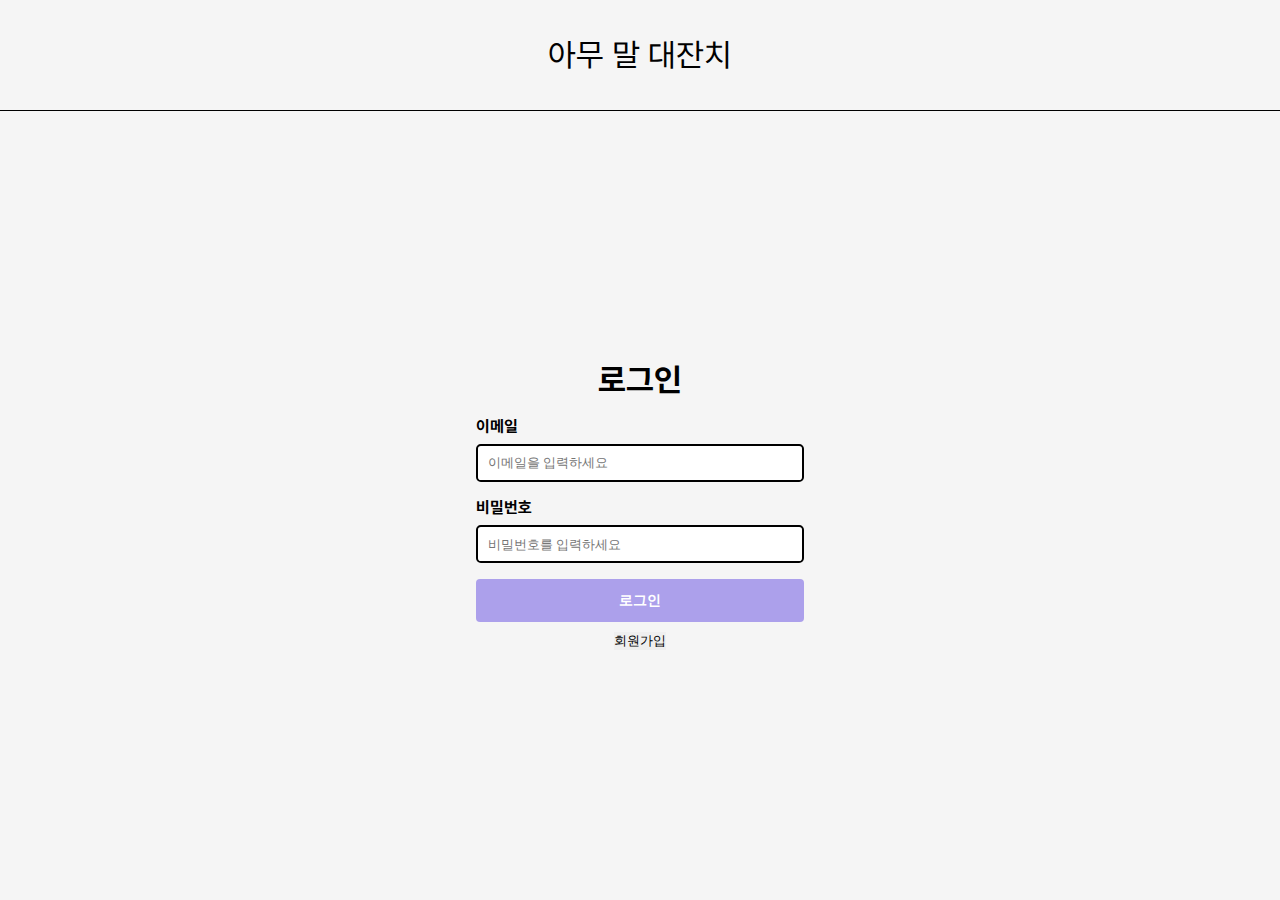
<file: index.html>
<!DOCTYPE html>
<html lang="kr">
  <head>
    <meta charset="UTF-8" />
    <meta name="viewport" content="width=device-width, initial-scale=1.0" />
    <link rel="stylesheet" type="text/css" href="/fonts/Fonts.css" />
    <link rel="stylesheet" type="text/css" href="index.css" />
    <title>김진아</title>
  </head>
  <body>
    <header>아무 말 대잔치</header>
    <hr class="horizontal-rule" />
    <main>
      <div class="login">
        <p class="loginHeader">로그인</p>
        <div class="login-container">
          <form>
            <div class="form-group">
              <label for="email">이메일</label>
              <input type="text" id="email" placeholder="이메일을 입력하세요" />
            </div>
            <div class="helper-text"></div>
            <div class="form-group">
              <label for="password">비밀번호</label>
              <input
                type="password"
                id="password"
                placeholder="비밀번호를 입력하세요"
              />
            </div>
            <div class="helper-text"></div>
            <button type="submit" class="login-button" disabled>로그인</button>
            <button
              type="button"
              class="signup-button"
              onclick="window.location.href='src/pages/Signup.html'"
            >
              회원가입
            </button>
          </form>
        </div>
      </div>
    </main>
    <script type="module" src="./index.js"></script>
  </body>
</html>
</file>
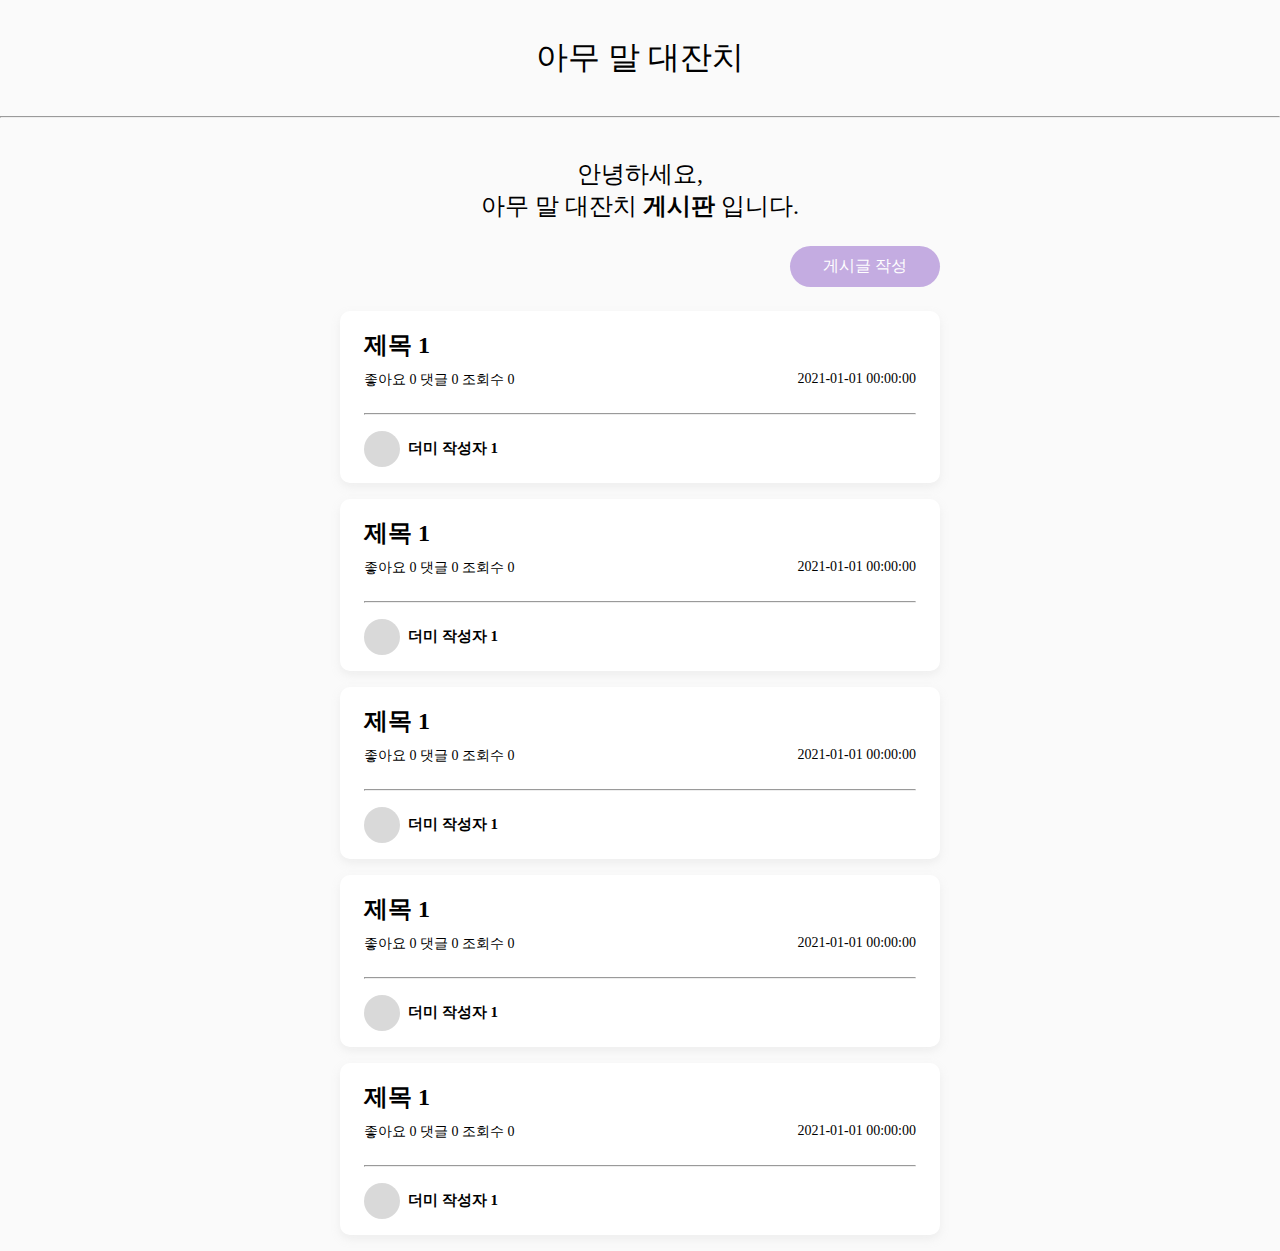
<file: pages/PostList.html>
<!DOCTYPE html>
<html lang="kr">
  <head>
    <meta charset="UTF-8" />
    <meta name="viewport" content="width=device-width, initial-scale=1.0" />
    <link rel="stylesheet" href="PostList.css" />
    <link rel="stylesheet" href="../components//postList/List.css" />
    <title>게시물 목록 페이지</title>
  </head>
  <body>
    <header>아무 말 대잔치</header>
    <hr class="horizontal-rule" />
    <main>
      <div class="container">
        <p class="ment">
          안녕하세요,<br />아무 말 대잔치 <b>게시판</b> 입니다.
        </p>
        <button class="write-button">게시글 작성</button>
        <div id="postListContainer"></div>
      </div>
    </main>
    <script>
      fetch("../components/postList/List.html")
        .then((response) => response.text())
        .then((html) => {
          const container = document.getElementById("postListContainer");
          // 예를 들어, 리스트 5개를 보여주고 싶다면
          for (let i = 0; i < 5; i++) {
            container.innerHTML += html;
          }
          const listItems = container.querySelectorAll(".listContainer");
          listItems.forEach((item, index) => {
            item.addEventListener("click", function () {
              // 필요에 따라 query string을 통해 게시물 id 전달 가능
              window.location.href = "PostDetail.html";
            });
          });
        })
        .catch((error) => console.error("리스트 불러오기 에러:", error));
    </script>
  </body>
</html>
</file>
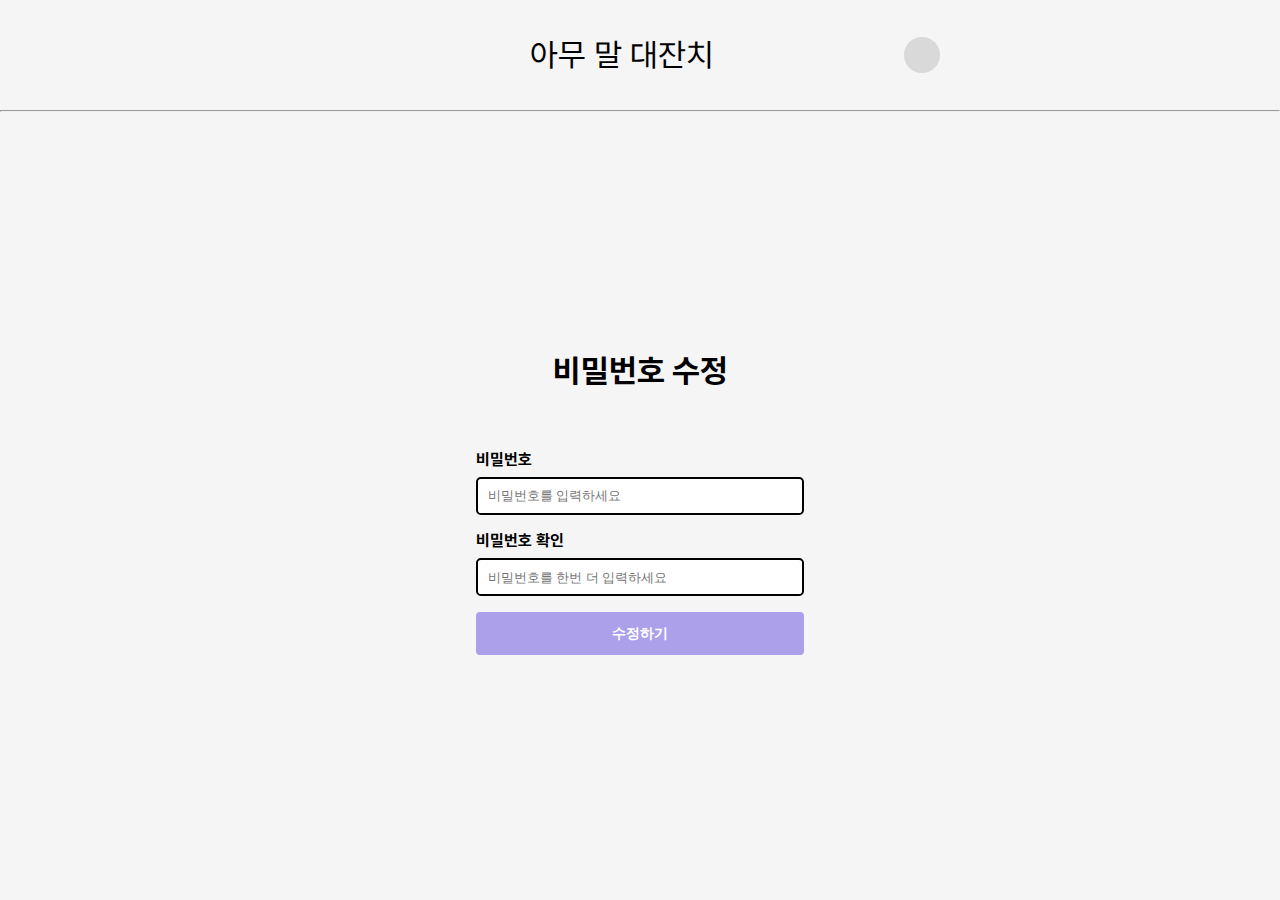
<file: src/pages/EditPassword.html>
<!DOCTYPE html>
<html lang="kr">
  <head>
    <meta charset="UTF-8" />
    <meta name="viewport" content="width=device-width, initial-scale=1.0" />
    <link rel="stylesheet" type="text/css" href="/fonts/Fonts.css" />
    <link rel="stylesheet" href="../components/common/header/Header.css" />
    <link rel="stylesheet" type="text/css" href="./EditPassword.css" />
    <title>김진아</title>
  </head>
  <body>
    <head>
      <script src="../components/common/header/Header.js" defer></script>
    </head>
    <main>
      <div class="login">
        <p class="loginHeader">비밀번호 수정</p>
        <div class="login-container">
          <form>
            <div class="form-group">
              <label for="password">비밀번호</label>
              <input
                type="password"
                id="password"
                placeholder="비밀번호를 입력하세요"
              />
            </div>
            <div class="helper-text"></div>
            <div class="form-group">
              <label for="passwordConfirm">비밀번호 확인</label>
              <input
                type="password"
                id="passwordConfirm"
                placeholder="비밀번호를 한번 더 입력하세요"
              />
            </div>
            <div class="helper-text"></div>
            <button type="submit" class="login-button" disabled>
              수정하기
            </button>
          </form>
        </div>
      </div>
    </main>
    <script type="module" src="./EditPassword.js"></script>
    <div id="toast" class="toast">임시 메시지</div>
  </body>
</html>
</file>
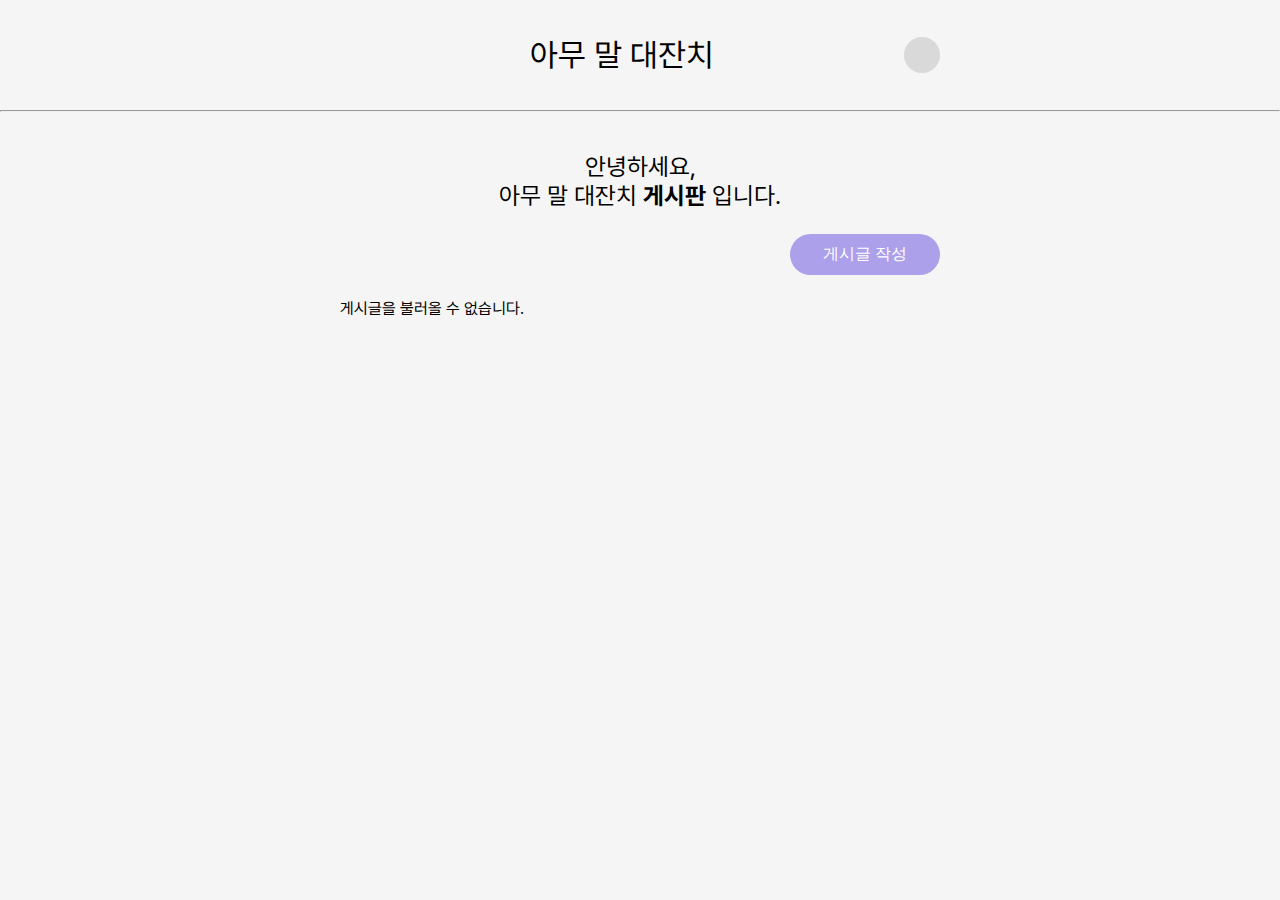
<file: src/pages/PostList.html>
<!DOCTYPE html>
<html lang="kr">
  <head>
    <meta charset="UTF-8" />
    <meta name="viewport" content="width=device-width, initial-scale=1.0" />
    <link rel="stylesheet" href="../../fonts/Fonts.css" />
    <link rel="stylesheet" href="../components/common/header/Header.css" />
    <link rel="stylesheet" href="PostList.css" />
    <link rel="stylesheet" href="../components//postList/List.css" />
    <title>게시물 목록 페이지</title>
  </head>
  <body>
    <head>
      <script src="../components/common/header/Header.js" defer></script>
    </head>
    <main>
      <div class="container">
        <p class="ment">
          안녕하세요,<br />아무 말 대잔치 <b>게시판</b> 입니다.
        </p>
        <button
          class="write-button"
          onclick="window.location.href='WritePost.html'"
        >
          게시글 작성
        </button>
        <div id="postListContainer"></div>
      </div>
    </main>
    <script type="module" src="./PostList.js"></script>
  </body>
</html>
</file>
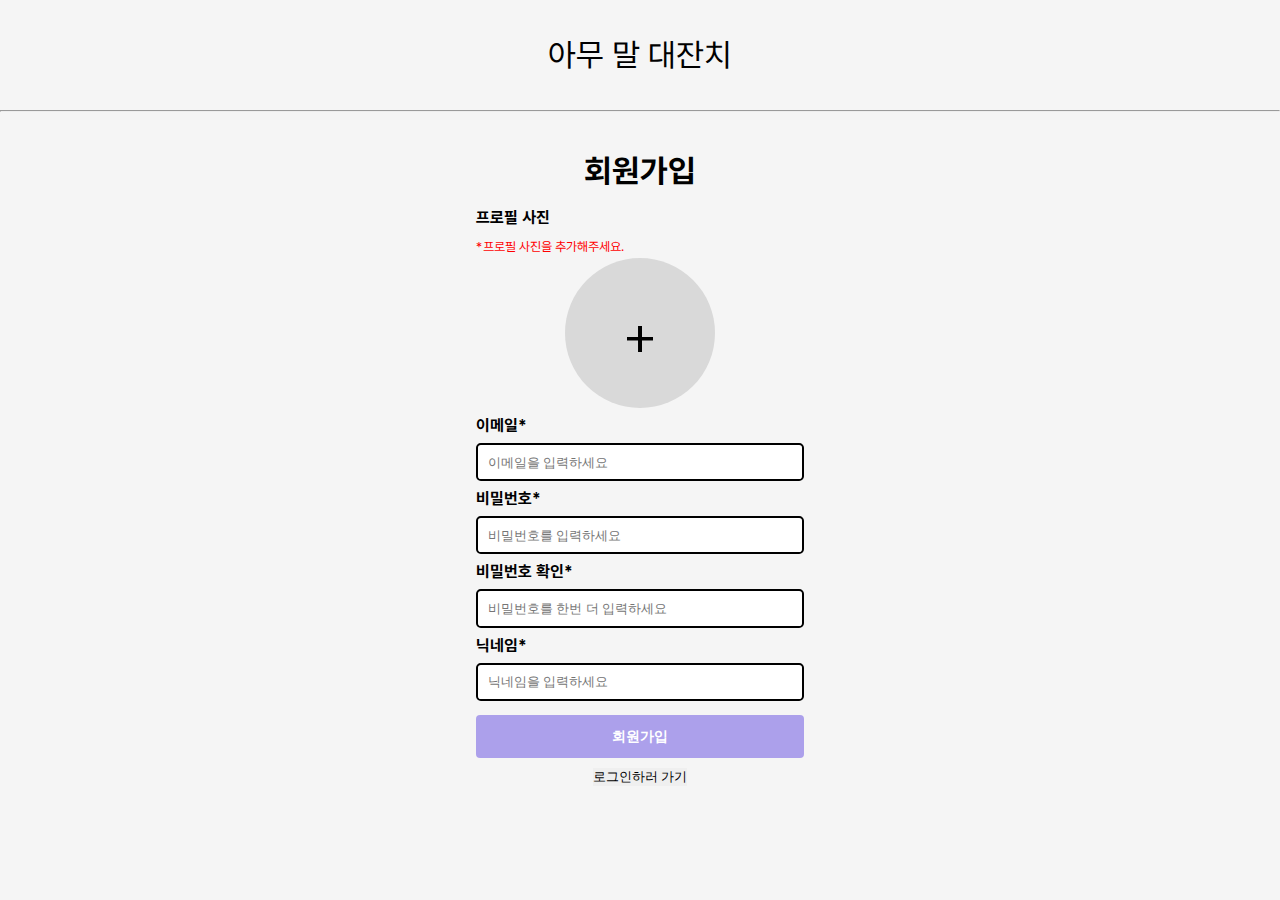
<file: src/pages/Signup.html>
<!DOCTYPE html>
<html lang="kr">
  <head>
    <meta charset="UTF-8" />
    <meta name="viewport" content="width=device-width, initial-scale=1.0" />
    <link rel="stylesheet" type="text/css" href="../../fonts/Fonts.css" />
    <link rel="stylesheet" href="../components/common/header/Header.css" />
    <link rel="stylesheet" href="Signup.css" />
    <title>회원가입 페이지</title>
  </head>
  <body>
    <head>
      <script src="../components/common/header/Header.js" defer></script>
    </head>
    <main>
      <div class="signup">
        <p class="signupHeader">회원가입</p>
        <div class="signup-container">
          <form>
            <div class="form-group">
              <label for="profileImg">프로필 사진</label>
              <div class="helper-text">*프로필 사진을 추가해주세요.</div>
              <div class="profileImg">+</div>
            </div>

            <div class="form-group">
              <label for="email">이메일*</label>
              <input
                type="email"
                id="email"
                placeholder="이메일을 입력하세요"
              />
            </div>
            <div class="helper-text"></div>
            <div class="form-group">
              <label for="password">비밀번호*</label>
              <input
                type="password"
                id="password"
                placeholder="비밀번호를 입력하세요"
              />
            </div>
            <div class="helper-text"></div>
            <div class="form-group">
              <label for="passwordConfirm">비밀번호 확인*</label>
              <input
                type="password"
                id="passwordConfirm"
                placeholder="비밀번호를 한번 더 입력하세요"
              />
            </div>
            <div class="helper-text"></div>
            <div class="form-group">
              <label for="nickname">닉네임*</label>
              <input
                type="text"
                id="nickname"
                placeholder="닉네임을 입력하세요"
              />
            </div>
            <div class="helper-text"></div>
            <button type="submit" class="login-button" disabled>
              회원가입
            </button>
            <button
              type="button"
              class="signup-button"
              onclick="window.location.href='../../index.html'"
            >
              로그인하러 가기
            </button>
          </form>
        </div>
      </div>
    </main>
    <script type="module" src="./Signup.js"></script>
  </body>
</html>
</file>
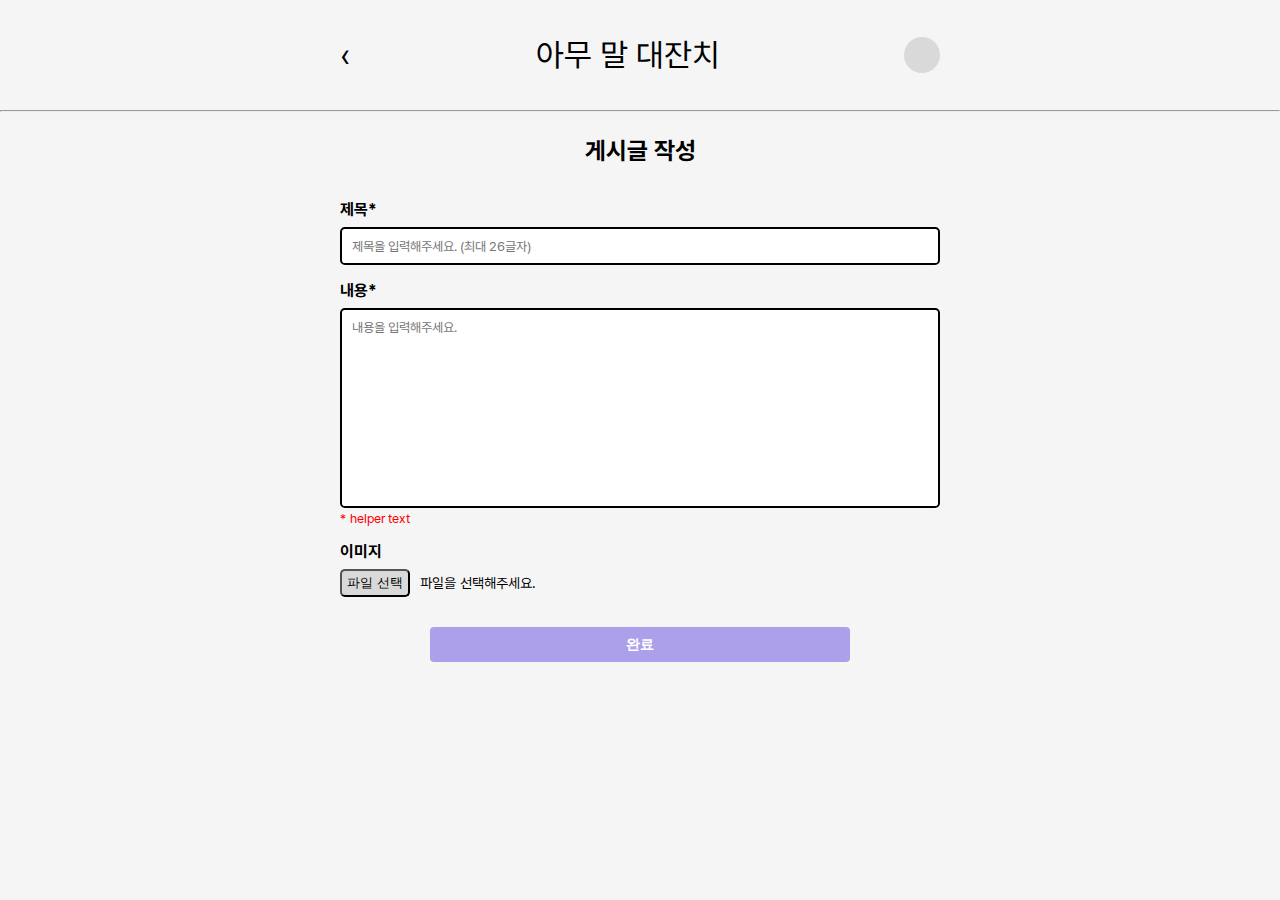
<file: src/pages/WritePost.html>
<!DOCTYPE html>
<html lang="kr">
  <head>
    <meta charset="UTF-8" />
    <meta name="viewport" content="width=device-width, initial-scale=1.0" />
    <link rel="stylesheet" href="../../fonts/Fonts.css" />
    <link rel="stylesheet" href="../components/common/header/Header.css" />
    <link rel="stylesheet" href="WritePost.css" />
    <title>게시글 작성 페이지</title>
  </head>
  <body>
    <head>
      <script src="../components/common/header/Header.js" defer></script>
      <!-- ✅ Header.js는 따로 불러오기 -->
    </head>
    <main>
      <div class="writePage">
        <p class="writeHeader">게시글 작성</p>
        <div class="write-container">
          <form>
            <input type="hidden" id="editId" />
            <div class="form-group">
              <label for="title">제목*</label>
              <input
                type="text"
                id="title"
                placeholder="제목을 입력해주세요. (최대 26글자)"
              />
            </div>
            <div class="form-group">
              <label for="content">내용*</label>
              <textarea
                type="text"
                id="content"
                placeholder="내용을 입력해주세요."
              ></textarea>
            </div>
            <div class="helper-text">* helper text</div>
            <div class="form-group">
              <label for="img">이미지</label>
              <div class="choosefile">
                <button class="imgfile">파일 선택</button>
                <p class="ment">파일을 선택해주세요.</p>
              </div>
            </div>
            <button
              type="submit"
              id="submitButton"
              class="finishButton"
              disabled
            >
              완료
            </button>
          </form>
        </div>
      </div>
    </main>
    <script type="module" src="./WritePost.js"></script>
  </body>
</html>
</file>
<file: fonts/Fonts.css>
@font-face {
  font-family: "Pretendard";
  src: url("../fonts/Pretendard-Bold.woff2") format("woff2");
  font-weight: 700;
  font-style: normal;
}

@font-face {
  font-family: "Pretendard";
  src: url("../fonts/Pretendard-SemiBold.woff2") format("woff2");
  font-weight: 600;
  font-style: normal;
}

@font-face {
  font-family: "Pretendard";
  src: url("../fonts/Pretendard-Medium.woff2") format("woff2");
  font-weight: 500;
  font-style: normal;
}

@font-face {
  font-family: "Pretendard";
  src: url("../fonts/Pretendard-Regular.woff2") format("woff2");
  font-weight: 400;
  font-style: normal;
}

@font-face {
  font-family: "Pretendard";
  src: url("../fonts/Pretendard-Light.woff2") format("woff2");
  font-weight: 300;
  font-style: normal;
}
</file>
<file: index.css>
* {
  margin: 0;
  padding: 0;
  box-sizing: border-box;
}

html,
body {
  height: 100%;
  margin: 0;
  padding: 0;
  font-family: "Pretendard";
  background-color: rgb(245, 245, 245);
}

body {
  display: flex;
  flex-direction: column;
}

main {
  flex: 1;
  display: flex;
  justify-content: center;
  align-items: center;
}

header {
  width: 100%;
  margin: 2.25rem 0rem;
  font-size: 2rem;
  display: flex;
  justify-content: center;
  align-items: center;
}

.horizontal-rule {
  width: 100%;
  height: 1px;
  border: 0;
  background-color: black;
}

.loginHeader {
  font-family: "Pretendard";
  font-weight: 700;
  font-size: 2rem;
  margin-bottom: 1.125rem;
  text-align: center;
}

.login-container {
  width: 24.5rem;
  margin: 0 auto;
  padding: 0rem 2rem;
}

.form-group {
  display: flex;
  flex-direction: column;
  margin-top: 1rem;
}

.form-group label {
  font-weight: 700;
  margin-bottom: 0.5rem;
}

.form-group input {
  padding: 0.6rem;
  font-size: 13px;
  color: black;
  border: 2px solid #000;
  border-radius: 0.3rem;
}

.helper-text {
  font-size: 0.8rem;
  color: red;
  margin-bottom: 1rem;
  margin-top: 0.2rem;
}

.login-button {
  background-color: #7e6aee;
  color: #fff;
  width: 100%;
  padding: 0.75rem;
  font-weight: 700;
  font-size: 0.9rem;
  border: none;
  border-radius: 4px;
  cursor: pointer;
  margin-bottom: 0.3125rem;
}

.login-button:disabled {
  background-color: #aca0eb;
  cursor: default;
}

.signup-button {
  display: block;
  margin: 0 auto;
  margin-top: 5px;
  justify-content: center;
  border: none;
  cursor: pointer;
}
</file>
<file: pages/PostList.css>
* {
  margin: 0;
  padding: 0;
  box-sizing: border-box;
}

html,
body {
  height: 100%;
  margin: 0;
  padding: 0;
  background-color: rgb(250, 250, 250);
}

body {
  display: flex;
  flex-direction: column;
}

header {
  width: 100%;
  margin: 2.25rem 0rem;
  font-size: 2rem;
  display: flex;
  justify-content: center;
  align-items: center;
}

main {
  flex: 1;
  display: flex;
  justify-content: center;
  margin: 0 auto;
  width: 37.5rem;
  margin-top: 2.5rem;
}

.horizontal-rule {
  width: 100%;
  height: 1px;
  background-color: black;
}

.container {
  width: 100%;
  display: flex;
  flex-direction: column;
  gap: 1.5rem;
}

.write-button {
  border-radius: 2rem;
  width: 150px;
  padding: 0.625rem;
  font-size: 1rem;
  color: white;
  background-color: rgb(196, 172, 225);
  border: none;
  align-self: flex-end;
}

.ment {
  font-size: 1.5rem;
  text-align: center;
}
</file>
<file: components/postList/List.css>
.content {
  display: flex;
  justify-content: space-between;
  margin-bottom: 24px;
  margin-top: 10px;
  font-size: 14px;
}

.listContainer {
  display: flex;
  flex-direction: column;
  width: 100%;
  border-radius: 10px;
  box-shadow: 0px 4px 8px rgba(204, 204, 204, 0.25);
  padding: 0px 24px;
  padding-top: 18px;
  background-color: white;
  margin-bottom: 16px;
}

.line {
  color: rgba(0, 0, 0, 0.16);
  height: 1px;
}

.profile {
  display: flex;
  align-items: center;
  padding: 16px 0px;
  gap: 8px;
}

.writer {
  font-weight: 700;
  font-size: 15px;
  line-height: 19.5px;
  letter-spacing: 0%;
}

.profileImg {
  border-radius: 50%;
  width: 36px;
  height: 36px;
  background-color: rgba(217, 217, 217, 1);
}
</file>
<file: src/components/common/header/Header.css>
header {
  width: 100%;
  display: flex;
  flex-direction: column;
}

.header {
  display: flex;
  justify-content: space-between;
  align-items: center;
  margin: 0 auto;
  width: 37.5rem;
  padding: 2.25rem 0rem;
  font-size: 2rem;
}

.horizontal-rule {
  width: 100%;
  height: 1px;
  background-color: black;
}

#back-button {
  cursor: pointer;
}

#mypage-button {
  position: relative;
  cursor: pointer;
}

.profile-pic {
  width: 36px;
  height: 36px;
  background-color: rgba(217, 217, 217, 1);
  border-radius: 50%;
  display: flex;
  justify-content: center;
  align-items: center;
  margin: 0 auto;
  background-size: cover;
  background-position: center;
  cursor: pointer;
}

/* 드롭다운 기본 숨김 */
.dropdown-menu {
  display: none;
  position: absolute;
  background-color: white;
  border: 1px solid #ccc;
  box-shadow: 2px 2px 10px rgba(0, 0, 0, 0.1);
  padding: 10px;
  border-radius: 5px;
  min-width: 120px;
  top: 45px;
  right: 0;
  z-index: 100;
}

/* 드롭다운 메뉴 스타일 */
.dropdown-menu a {
  display: block;
  padding: 8px 12px;
  text-decoration: none;
  color: black;
  font-size: 14px;
}

.dropdown-menu a:hover {
  background-color: #f0f0f0;
}

/* 버튼 스타일 */
.mypage-button {
  background: none;
  border: none;
  cursor: pointer;
  font-size: 16px;
  padding: 5px;
}

/* 드롭다운 활성화 시 */
.show {
  display: block;
}
</file>
<file: src/pages/EditPassword.css>
* {
  margin: 0;
  padding: 0;
  box-sizing: border-box;
}

html,
body {
  height: 100%;
  margin: 0;
  padding: 0;
  font-family: "Pretendard";
  background-color: rgb(245, 245, 245);
}

body {
  display: flex;
  flex-direction: column;
}

main {
  flex: 1;
  display: flex;
  justify-content: center;
  align-items: center;
}

.loginHeader {
  font-family: "Pretendard";
  font-weight: 700;
  font-size: 2rem;
  margin-bottom: 60px;
  text-align: center;
}

.login-container {
  width: 24.5rem;
  margin: 0 auto;
  padding: 0rem 2rem;
}

.form-group {
  display: flex;
  flex-direction: column;
  margin-top: 1rem;
}

.form-group label {
  font-weight: 700;
  margin-bottom: 0.5rem;
}

.form-group input {
  padding: 0.6rem;
  font-size: 13px;
  color: black;
  border: 2px solid #000;
  border-radius: 0.3rem;
}

.helper-text {
  font-size: 0.8rem;
  color: red;
  margin-bottom: 1rem;
  margin-top: 0.2rem;
}

.login-button {
  background-color: #7e6aee;
  color: #fff;
  width: 100%;
  padding: 0.75rem;
  font-weight: 700;
  font-size: 0.9rem;
  border: none;
  border-radius: 4px;
  cursor: pointer;
  margin-bottom: 0.3125rem; /* 버튼 사이 간격 */
}

.login-button:disabled {
  background-color: #aca0eb;
  cursor: default;
}

.toast {
  visibility: hidden;
  background-color: #aca0eb;
  color: #fff;
  text-align: center;
  border-radius: 20px;
  padding: 10px 15px;
  position: fixed;
  z-index: 1000;
  left: 50%;
  bottom: 0px;
  transform: translateX(-50%);
  font-size: 16px;
  opacity: 0;
  transition: opacity 0.4s ease, bottom 0.4s ease;
}

.toast.show {
  visibility: visible;
  opacity: 1;
  bottom: 80px;
}
</file>
<file: src/pages/PostList.css>
* {
  margin: 0;
  padding: 0;
  box-sizing: border-box;
}

html,
body {
  height: 100%;
  margin: 0;
  padding: 0;
  background-color: rgb(245, 245, 245);
  font-family: "Pretendard";
}

body {
  display: flex;
  flex-direction: column;
}

main {
  flex: 1;
  display: flex;
  justify-content: center;
  margin: 0 auto;
  width: 37.5rem;
  margin-top: 2.5rem;
}

.container {
  width: 100%;
  display: flex;
  flex-direction: column;
  gap: 1.5rem;
}

.write-button {
  border-radius: 2rem;
  width: 150px;
  padding: 0.625rem;
  font-size: 1rem;
  color: white;
  background-color: #aca0eb;
  border: none;
  align-self: flex-end;
}

.write-button:hover {
  background-color: #7f6aee;
}

.ment {
  font-size: 1.5rem;
  font-weight: 400;
  text-align: center;
}
</file>
<file: src/components/postList/List.css>
.content {
  display: flex;
  justify-content: space-between;
  margin-bottom: 24px;
  margin-top: 10px;
  font-size: 14px;
  font-weight: 400;
}

.listContainer {
  display: flex;
  flex-direction: column;
  width: 100%;
  border-radius: 10px;
  box-shadow: 0px 4px 8px rgba(204, 204, 204, 0.25);
  padding: 0px 24px;
  padding-top: 18px;
  background-color: white;
  margin-bottom: 16px;
}

.line {
  color: rgba(0, 0, 0, 0.16);
  height: 1px;
}

.profile {
  display: flex;
  align-items: center;
  padding: 16px 0px;
  gap: 8px;
}

.writer {
  font-weight: 700;
  font-size: 15px;
  line-height: 19.5px;
  letter-spacing: 0%;
}

.profileImg {
  border-radius: 50%;
  width: 36px;
  height: 36px;
  background-color: rgba(217, 217, 217, 1);
  background-size: cover;
  background-position: center;
}
</file>
<file: src/pages/Signup.css>
* {
  margin: 0;
  padding: 0;
  box-sizing: border-box;
}

html,
body {
  height: 100%;
  margin: 0;
  padding: 0;
  background-color: rgb(245, 245, 245);
  font-family: "Pretendard";
}

body {
  display: flex;
  flex-direction: column;
}

main {
  flex: 1;
  display: flex;
  justify-content: center;
  margin: 0 auto;
  width: 37.5rem;
  margin-top: 2.5rem;
}
.signupHeader {
  font-family: "Pretendard";
  font-weight: 700;
  font-size: 2rem;
  margin-bottom: 1.125rem;
  text-align: center;
}

.signup-container {
  width: 24.5rem;
  margin: 0 auto;
  padding: 0rem 2rem;
}

.profileImg {
  width: 150px;
  height: 150px;
  font-size: 60px;
  font-weight: 200;
  background-color: rgba(217, 217, 217, 1);
  border-radius: 50%;
  display: flex;
  justify-content: center;
  align-items: center;
  margin: 0 auto;
  cursor: pointer;
  background-size: cover;
  background-position: center;
}

.form-group {
  display: flex;
  flex-direction: column;
  margin-top: 0.5rem;
}

.form-group label {
  font-weight: 700;
  margin-bottom: 0.5rem;
}

.form-group input {
  padding: 0.6rem;
  font-size: 13px;
  color: black;
  border: 2px solid #000;
  border-radius: 0.3rem;
}

.helper-text {
  font-size: 0.8rem;
  color: red;
  margin-bottom: 4px;
  margin-top: 4px;
}

.login-button {
  background-color: #7e6aee;
  color: #fff;
  width: 100%;
  padding: 0.75rem;
  font-weight: 700;
  font-size: 0.9rem;
  border: none;
  border-radius: 4px;
  cursor: pointer;
  margin-top: 10px;
  margin-bottom: 0.3125rem; /* 버튼 사이 간격 */
}

.login-button:disabled {
  background-color: #aca0eb; /* 흐린 보라색 */
  cursor: default;
}

.signup-button {
  display: block;
  margin: 0 auto;
  margin-top: 5px;
  justify-content: center;
  border: none;
  cursor: pointer;
  margin-bottom: 100px;
}
</file>
<file: src/pages/WritePost.css>
* {
  margin: 0;
  padding: 0;
  box-sizing: border-box;
}

html,
body {
  height: 100%;
  margin: 0;
  padding: 0;
  font-family: "Pretendard";
  background-color: rgb(245, 245, 245);
}

body {
  display: flex;
  flex-direction: column;
}

main {
  flex: 1;
  display: flex;
  justify-content: center;
}

.writeHeader {
  font-family: "Pretendard";
  font-weight: 700;
  font-size: 24px;
  margin-bottom: 1.125rem;
  text-align: center;
  margin-top: 24px;
  margin-bottom: 35px;
}

.write-container {
  width: 37.5rem;
  margin: 0 auto;
}

.form-group {
  display: flex;
  flex-direction: column;
  margin-top: 1rem;
}

.form-group label {
  font-weight: 700;
  margin-bottom: 0.5rem;
}

.form-group input {
  font-family: "Pretendard";
  padding: 0.6rem;
  font-size: 13px;
  color: black;
  border: 2px solid #000;
  border-radius: 0.3rem;
}

.form-group #content {
  font-family: "Pretendard";
  min-height: 200px;
  padding: 0.6rem;
  font-size: 13px;
  color: black;
  border: 2px solid #000;
  border-radius: 0.3rem;
  resize: none;
}

.helper-text {
  font-size: 0.8rem;
  color: red;
  margin-bottom: 1rem;
  margin-top: 0.2rem;
}

.imgfile {
  background-color: rgba(217, 217, 217, 1);
  width: 70px;
  border-radius: 5px;
  padding: 3px;
  font-size: 13px;
  justify-content: center;
  align-items: center;
}

.choosefile {
  gap: 10px;
  display: flex;
  align-items: center;
}
.ment {
  font-size: 14px;
}

.finishButton {
  background-color: #7f6aee;
  color: #fff;
  width: 70%;
  padding: 8px;
  font-weight: 700;
  font-size: 0.9rem;
  border: none;
  border-radius: 4px;
  cursor: pointer;
  display: block;
  margin: 0 auto;
  margin-top: 30px;
}

.finishButton:disabled {
  background-color: #aca0eb;
}
</file>
